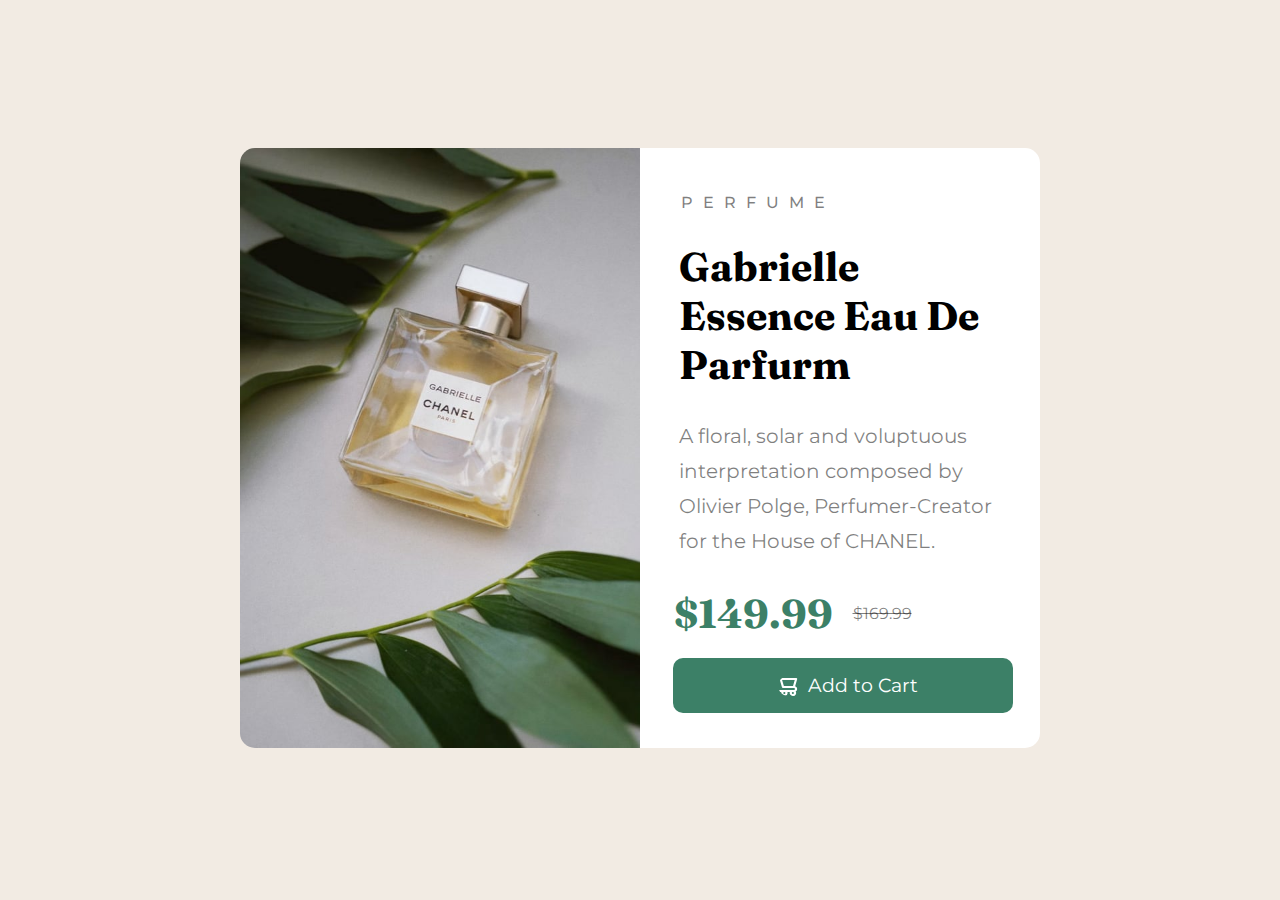
<file: product-preview-card-component-main/index.html>
<!DOCTYPE html>
<html lang="en">
<head>
  <meta charset="UTF-8">
  <meta name="viewport" content="width=device-width, initial-scale=1.0"> <!-- displays site properly based on user's device -->

  <link rel="icon" type="image/png" sizes="32x32" href="./images/favicon-32x32.png">
  
  <title>Frontend Mentor | Product preview card component</title>
<link rel="stylesheet" href="style.css">
</head>
<body>
  <div class="main">
    <div class="pic"><img src="./images/image-product-desktop.jpg" alt=""></div>
    <div class="sec">
      <p class="head">PERFUME</p>
      <h1 class="name">Gabrielle Essence Eau De Parfurm</h1>
      <p class="des">A floral, solar and voluptuous interpretation composed by Olivier Polge, Perfumer-Creator for the House of CHANEL.</p>
      <div class="prices"><h1 class="price">$149.99</h1><span>$169.99</span></div>
      <button><div class="but"><img class="ico" src="./images/icon-cart.svg" alt=""> Add to Cart</div></button>
    </div>
  </div>
</body>
</html>
</file>
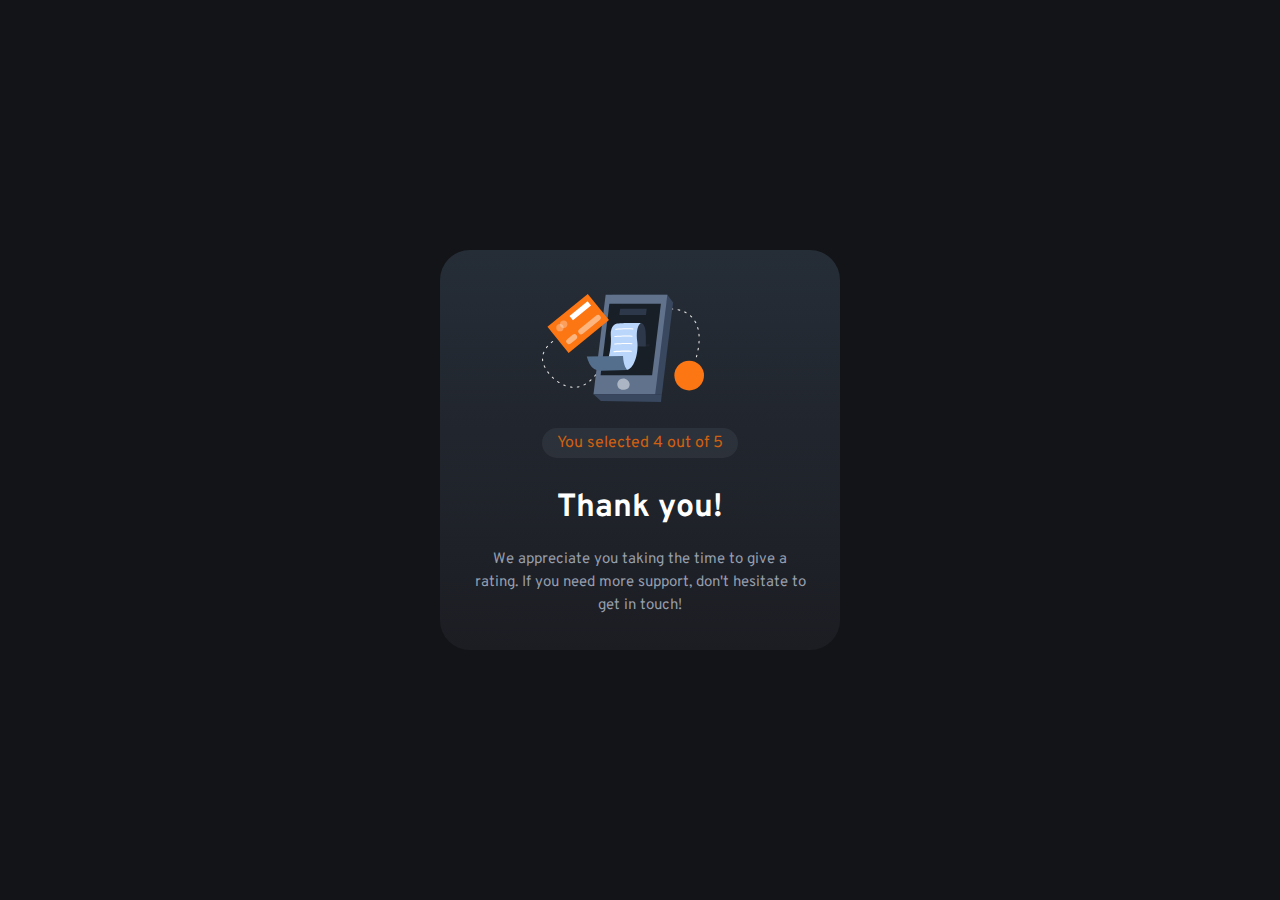
<file: interactive-rating-component-main/html2.html>
<!DOCTYPE html>
<html lang="en">
<head>
    <meta charset="UTF-8">
    <meta http-equiv="X-UA-Compatible" content="IE=edge">
    <meta name="viewport" content="width=device-width, initial-scale=1.0">
    <title>Frontend Mentor | Interactive rating component</title>
    <link rel="stylesheet" href="./style2.css">
</head>
<body>
    <main>
        <header>
            <img src="./images/illustration-thank-you.svg" alt="">
            <p>You selected 4 out of 5</p>
        </header>
        <article>
            <h1>Thank you!</h1>
            <p>We appreciate you taking the time to give a rating. If you need more support, don't hesitate to get in touch!</p>
        </article>
    </main>
</body>
</html>
</file>
<file: product-preview-card-component-main/style.css>
@import url('https://fonts.googleapis.com/css2?family=Montserrat:ital,wght@0,500;1,700&display=swap');

@import url('https://fonts.googleapis.com/css2?family=Fraunces:wght@700&display=swap');

*{
    margin: 0;
    padding: 0;
    font-family: 'Montserrat', sans-serif;
}
body{
    height: 100vh;
    display: flex;
    justify-content: center;
    align-items: center;
    
    background: hsl(30, 38%, 92%);
}
img{border-radius: 15px 0 0 15px;
    width: 400px;
    height: 600px;
}
.main{
    width: 800px;
    height: 600px;
    display: flex;
    flex-direction: row;
    align-items: center;
    border-radius: 15px;
}
.pic{
    display: inline-block;
}
.sec{
    box-sizing: border-box;
    position: relative;
    bottom: 2px;
    width: 400px;
    height: 600px;
    display: flex;
    justify-content: center;
    align-items: center;
    flex-direction: column;
    background: hsl(0, 0%, 100%);
    border-radius: 0 15px 15px 0;
    padding: 0 34px 0 39px;
}
.head{
    position: relative;
    right: 85px;
    bottom: 10px;
    letter-spacing: 10px;
    margin: 20px 0;
    color: rgb(0, 0, 0, 0.5);
    font-weight: 500;
}
.name{

}
h1{
    font-family: 'Fraunces', serif;
    font-size: 40px;
}
.des{
    font-size: 20px;
   line-height: 35px;
   color: rgb(0, 0, 0, .5);
   margin: 30px 0 50px 0;
}
.price{
    display: inline;
    color: hsl(158, 36%, 37%);
    position: relative;
    right: 60px;
}
span{
    position: relative;
    right: 40px;
    text-decoration: line-through;
    color: rgb(0, 0, 0,0.5);
}
.prices{
    display: flex;
    align-items: center;
    position: relative;
    bottom: 20px;
}
button{
    position: relative;
    width: 340px;
    height: 55px;
    top: 0px;
    background:hsl(158, 36%, 37%) ;
    color: white;
    font-size: 19px;
    border-style: none;
    border-radius: 10px;
    cursor: pointer;
    transition: .3s;
}
button:hover{
    background: hsl(158, 36%, 18%);
}
.ico{
    width: 20px;
    height: 20px;
    margin: 0 10px;
}
.but{
    display: flex;
    align-items: center;
    justify-content: center;
}
</file>
<file: interactive-rating-component-main/style2.css>
@import url('https://fonts.googleapis.com/css2?family=Overpass:wght@400;700&display=swap');
*{
    margin: 0;
    padding: 0;
    font-family: 'Overpass', sans-serif;
}
body{
    height: 100vh;
    display: flex;
    justify-content: center;
    align-items: center;
    background: hsl(216, 12%, 8%);
}
main{
    display: flex;
    justify-content: center;
    align-items: center;
    flex-direction: column;
    box-sizing: border-box;
    padding: 33px;
    width: 400px;
    height: 400px;
    border-radius: 30px;
    background: linear-gradient(hsl(213, 19%, 18%),rgb(28, 29, 35)
    );
}
header p{
    position: relative;
    top: 20px;
    background: hsla(217, 12%, 63%, 0.1);
    color: hsl(25, 86%, 44%);
    text-align: center;
    width: max-content;
    padding: 5px 15px;
    border-radius: 20px;
}
article{
    position: relative;
    top: 20px;
    text-align: center;
    color: white;
}
article p{
    position: relative;
    top: 20px;
    color:hsl(217, 12%, 63%);
    font-size: 15px;
    line-height: 23px;
}
header{
    position: relative;
    bottom: 30px;
}
</file>
